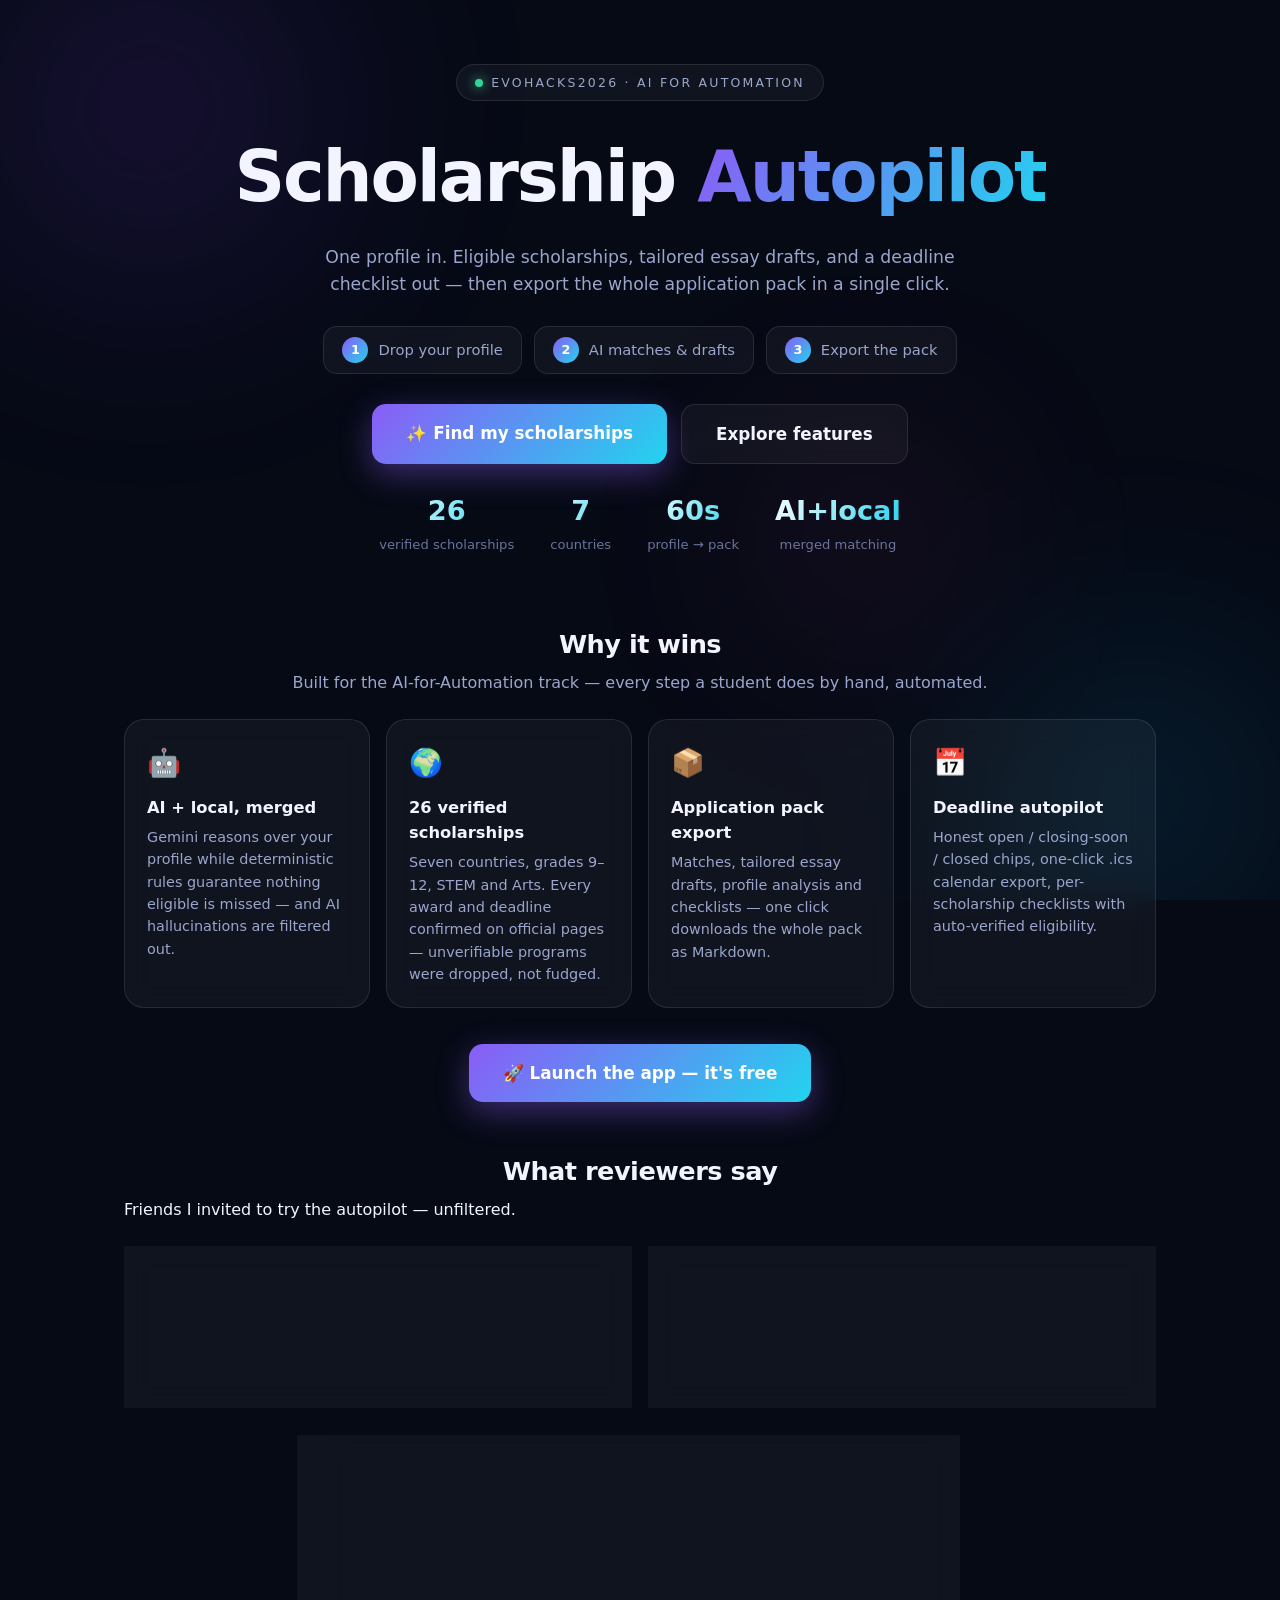
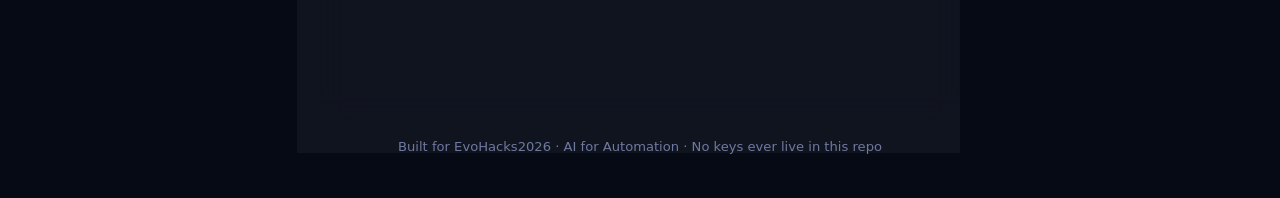
<file: index.html>
<!DOCTYPE html>
<html lang="en">
<head>
<meta charset="UTF-8" />
<meta name="viewport" content="width=device-width, initial-scale=1.0" />
<title>Scholarship Autopilot — EvoHacks2026</title>
<link rel="stylesheet" href="styles.css" />
</head>
<body>
<div class="bg"><div class="orb orb-a"></div><div class="orb orb-b"></div><div class="orb orb-c"></div></div>

<header class="hero">
  <div class="eyebrow"><span class="dot"></span>EVOHACKS2026 · AI FOR AUTOMATION</div>
  <h1>Scholarship <span class="grad">Autopilot</span></h1>
  <p class="sub">One profile in. Eligible scholarships, tailored essay drafts, and a deadline
     checklist out — then export the whole application pack in a single click.</p>
  <div class="steps">
    <div class="step"><b>1</b> Drop your profile</div>
    <div class="step"><b>2</b> AI matches &amp; drafts</div>
    <div class="step"><b>3</b> Export the pack</div>
  </div>
  <div class="cta-row">
    <a class="cta-primary" href="app.html">✨ Find my scholarships</a>
    <a class="cta-ghost" href="#features">Explore features</a>
  </div>
  <div class="stats">
    <div><b>26</b><span>verified scholarships</span></div>
    <div><b>7</b><span>countries</span></div>
    <div><b>60s</b><span>profile → pack</span></div>
    <div><b>AI+local</b><span>merged matching</span></div>
  </div>
</header>

<section class="features" id="features">
  <h2>Why it wins</h2>
  <p class="fsub">Built for the AI-for-Automation track — every step a student does by hand, automated.</p>
  <div class="feat-grid">
    <div class="feat"><div class="ico">🤖</div><h3>AI + local, merged</h3>
      <p>Gemini reasons over your profile while deterministic rules guarantee nothing eligible is missed — and AI hallucinations are filtered out.</p></div>
    <div class="feat"><div class="ico">🌍</div><h3>26 verified scholarships</h3>
      <p>Seven countries, grades 9–12, STEM and Arts. Every award and deadline confirmed on official pages — unverifiable programs were dropped, not fudged.</p></div>
    <div class="feat"><div class="ico">📦</div><h3>Application pack export</h3>
      <p>Matches, tailored essay drafts, profile analysis and checklists — one click downloads the whole pack as Markdown.</p></div>
    <div class="feat"><div class="ico">📅</div><h3>Deadline autopilot</h3>
      <p>Honest open / closing-soon / closed chips, one-click .ics calendar export, per-scholarship checklists with auto-verified eligibility.</p></div>
  </div>
  <div class="cta-row" style="margin-top:36px">
    <a class="cta-primary" href="app.html">🚀 Launch the app — it's free</a>
  </div>
</section>

<section class="reviews" id="reviews">
  <h2>What reviewers say</h2>
  <p class="fsub">Friends I invited to try the autopilot — unfiltered.</p>
  <div class="rev-grid" id="revGrid"></div>
  <div class="rev-form">
    <h3>Tried it? Add your review</h3>
    <div class="rev-row">
      <input id="revName" placeholder="Your name" maxlength="40" autocomplete="off" />
      <select id="revStars">
        <option value="5">★★★★★</option>
        <option value="4">★★★★☆</option>
        <option value="3">★★★☆☆</option>
        <option value="2">★★☆☆☆</option>
        <option value="1">★☆☆☆☆</option>
      </select>
    </div>
    <textarea id="revText" placeholder="What did you think?" maxlength="300"></textarea>
    <button class="cta-primary" onclick="addReview()" style="border:none;cursor:pointer">Post review</button>
  </div>
</section>

<script>
const SEED_REVIEWS = [
  { name: "nakul", stars: 5, date: "2026-10-12",
    text: "Found 7 scholarships I actually qualify for in under a minute. The essay drafts gave me a real head start." },
  { name: "sneha", stars: 5, date: "2026-10-12",
    text: "The deadline calendar export is genius — every scholarship date went straight into my Google Calendar." }
];
const REV_KEY = "sap_reviews_v2";
function getReviews() {
  try {
    const raw = localStorage.getItem(REV_KEY);
    if (raw) return JSON.parse(raw);
  } catch (e) {}
  localStorage.setItem(REV_KEY, JSON.stringify(SEED_REVIEWS));
  return SEED_REVIEWS.slice();
}
function esc(t){return String(t).replace(/[&<>"']/g,c=>({"&":"&amp;","<":"&lt;",">":"&gt;",'"':"&quot;","'":"&#39;"}[c]));}
function fmtDate(iso){
  const d=new Date(iso+"T00:00:00");
  return d.toLocaleDateString("en-US",{month:"short",day:"numeric",year:"numeric"});
}
function renderReviews(){
  const rs=getReviews();
  document.getElementById("revGrid").innerHTML=rs.map(r=>`
    <div class="rev-card">
      <div class="stars">${"★".repeat(r.stars)}${"☆".repeat(5-r.stars)}</div>
      <p>${esc(r.text)}</p>
      <div class="rev-meta">— ${esc(r.name)} · ${fmtDate(r.date)}</div>
    </div>`).join("");
}
function addReview(){
  const name=document.getElementById("revName").value.trim();
  const text=document.getElementById("revText").value.trim();
  const stars=parseInt(document.getElementById("revStars").value,10)||5;
  if(!name||!text){alert("Please add your name and a few words.");return;}
  const rs=getReviews();
  const dt=new Date();
  const today=dt.getFullYear()+"-"+String(dt.getMonth()+1).padStart(2,"0")+"-"+String(dt.getDate()).padStart(2,"0");
  rs.unshift({name:name.slice(0,40),stars:stars,text:text.slice(0,300),date:today});
  try{localStorage.setItem(REV_KEY,JSON.stringify(rs));}catch(e){}
  document.getElementById("revName").value="";
  document.getElementById("revText").value="";
  renderReviews();
}
renderReviews();
</script>

<footer>Built for EvoHacks2026 · AI for Automation · No keys ever live in this repo</footer>
</body>
</html>
</file>
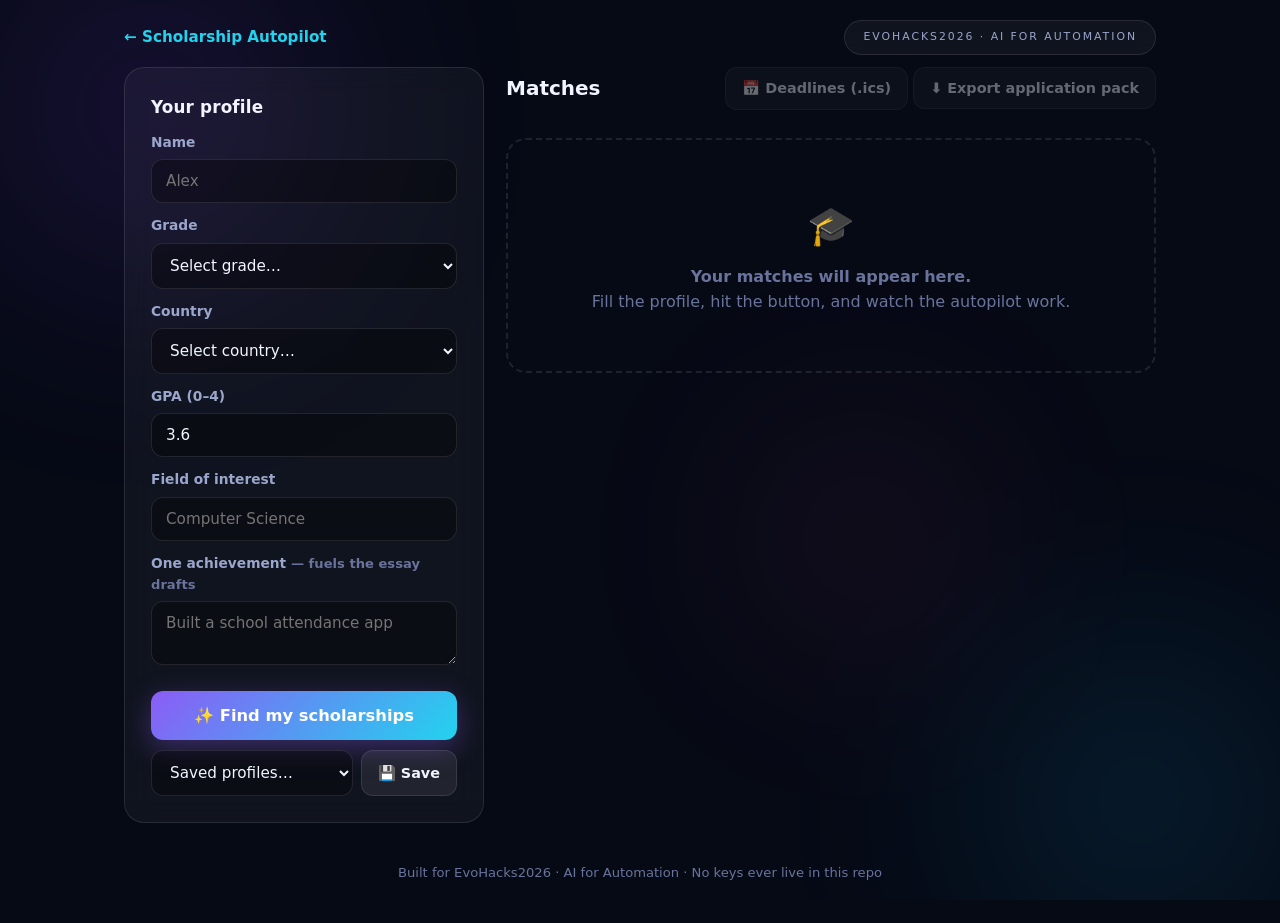
<file: app.html>
<!DOCTYPE html>
<html lang="en">
<head>
<meta charset="UTF-8" />
<meta name="viewport" content="width=device-width, initial-scale=1.0" />
<title>Scholarship Autopilot — App</title>
<link rel="stylesheet" href="styles.css" />
</head>
<body>
<div class="bg"><div class="orb orb-a"></div><div class="orb orb-b"></div><div class="orb orb-c"></div></div>

<nav class="appnav">
  <a href="index.html" class="backlink">← Scholarship Autopilot</a>
  <span class="eyebrow" style="font-size:.68rem">EVOHACKS2026 · AI FOR AUTOMATION</span>
</nav>

<main class="layout" id="app" style="padding-top:8px">
  <section class="panel">
    <h2>Your profile</h2>
    <label>Name</label><input id="name" placeholder="Alex" autocomplete="off" />
    <label id="gradeLabel">Grade</label>
    <select id="grade"><option>9</option><option>10</option><option>11</option><option selected>12</option></select>
    <label>Country</label>
    <select id="country" onchange="updateCountrySystem()">
      <option value="">Select country…</option>
      <option value="USA">United States</option>
      <option value="UK">United Kingdom</option>
      <option value="Canada">Canada</option>
      <option value="Australia">Australia</option>
      <option value="India">India</option>
      <option value="Japan">Japan</option>
      <option value="New Zealand">New Zealand</option>
    </select>
    <label id="scoreLabel">GPA (0–4)</label><input id="gpa" type="number" step="0.1" min="0" max="4" value="3.6" />
    <label>Field of interest</label><input id="field" placeholder="Computer Science" autocomplete="off" />
    <label>One achievement <span class="hint" style="display:inline">— fuels the essay drafts</span></label>
    <textarea id="achievement" placeholder="Built a school attendance app"></textarea>

    <div id="aiSettings">
    <h2>AI settings</h2>
    <p class="hint">Live AI is built into the deployed demo — no key needed. The field below is only for running from a local file.</p>
    <label>Gemini API key</label>
    <div class="keyrow">
      <input id="apikey" type="password" placeholder="Paste key for live AI" autocomplete="off" />
      <button class="ghost" onclick="saveKey()">Save</button>
    </div>
    </div>

    <button class="primary" onclick="run()">✨ Find my scholarships</button>
    <div class="profrow">
      <select id="profileSel" onchange="loadProfile(this.value)"><option value="">Saved profiles…</option></select>
      <button class="ghost" onclick="saveProfile()">💾 Save</button>
    </div>
  </section>

  <section>
    <div class="results-head">
      <h2>Matches<span id="badge"></span></h2>
      <div>
        <button class="ghost" id="icsBtn" onclick="exportICS()" disabled>📅 Deadlines (.ics)</button>
        <button class="ghost" id="exportBtn" onclick="exportPack()" disabled>⬇ Export application pack</button>
      </div>
    </div>
    <div class="filters" id="filters"></div>
    <div id="status"></div>
    <div id="results" class="cards"></div>
    <div id="empty" class="empty">
      <div class="big">🎓</div>
      <p><b>Your matches will appear here.</b></p>
      <p>Fill the profile, hit the button, and watch the autopilot work.</p>
    </div>
  </section>
</main>

<footer>Built for EvoHacks2026 · AI for Automation · No keys ever live in this repo</footer>

<script src="scholarships.js"></script>
<script src="app.js"></script>
</body>
</html>
</file>
<file: styles.css>
*{box-sizing:border-box;margin:0;padding:0}
:root{
  --bg:#060a15; --panel:rgba(255,255,255,.045); --panel2:rgba(255,255,255,.07);
  --border:rgba(255,255,255,.1); --text:#f2f5ff; --muted:#9aa6cc; --faint:#69739c;
  --violet:#8b5cf6; --cyan:#22d3ee; --green:#34d399; --amber:#fbbf24; --pink:#f472b6;
  --r:20px; --font:"Inter",system-ui,-apple-system,"Segoe UI",Roboto,sans-serif;
}
body{background:var(--bg);color:var(--text);font-family:var(--font);min-height:100vh;overflow-x:hidden;line-height:1.55}
.bg{position:fixed;inset:0;z-index:-1;overflow:hidden}
.orb{position:absolute;border-radius:50%;filter:blur(100px);opacity:.5;animation:drift 18s ease-in-out infinite alternate}
.orb-a{width:540px;height:540px;background:radial-gradient(circle,rgba(124,58,237,.4),transparent 70%);top:-160px;left:-120px}
.orb-b{width:480px;height:480px;background:radial-gradient(circle,rgba(14,165,233,.35),transparent 70%);bottom:-140px;right:-100px;animation-delay:-6s}
.orb-c{width:320px;height:320px;background:radial-gradient(circle,rgba(236,72,153,.28),transparent 70%);top:42%;left:55%;animation-delay:-12s}
@keyframes drift{from{transform:translate(0,0) scale(1)}to{transform:translate(70px,50px) scale(1.15)}}

/* ---------- hero ---------- */
.hero{max-width:1080px;margin:0 auto;padding:64px 24px 28px;text-align:center}
.eyebrow{display:inline-flex;align-items:center;gap:8px;font-size:.78rem;letter-spacing:.18em;color:var(--muted);
  border:1px solid var(--border);border-radius:999px;padding:8px 18px;background:var(--panel);backdrop-filter:blur(8px)}
.eyebrow .dot{width:8px;height:8px;border-radius:50%;background:var(--green);box-shadow:0 0 12px var(--green);animation:pulse 2s infinite}
@keyframes pulse{50%{opacity:.4}}
.hero h1{font-size:clamp(2.6rem,6vw,4.4rem);font-weight:800;letter-spacing:-.03em;margin:22px 0 12px}
.grad{background:linear-gradient(120deg,var(--violet),var(--cyan));-webkit-background-clip:text;background-clip:text;color:transparent}
.sub{color:var(--muted);font-size:1.08rem;max-width:640px;margin:0 auto}
.steps{display:flex;gap:12px;justify-content:center;margin-top:28px;flex-wrap:wrap}
.step{display:flex;align-items:center;gap:10px;background:var(--panel);border:1px solid var(--border);border-radius:14px;
  padding:10px 18px;font-size:.92rem;color:var(--muted);backdrop-filter:blur(8px)}
.step b{display:grid;place-items:center;width:26px;height:26px;border-radius:50%;font-size:.8rem;color:#fff;
  background:linear-gradient(135deg,var(--violet),var(--cyan))}
.stats{display:flex;gap:36px;justify-content:center;margin-top:26px;flex-wrap:wrap}
.stats div{text-align:center}
.stats b{display:block;font-size:1.7rem;background:linear-gradient(120deg,#fff,var(--cyan));-webkit-background-clip:text;background-clip:text;color:transparent}
.stats span{font-size:.82rem;color:var(--faint)}

/* ---------- landing ---------- */
html{scroll-behavior:smooth}
.cta-row{display:flex;gap:14px;justify-content:center;margin-top:30px;flex-wrap:wrap}
.cta-primary{display:inline-block;padding:16px 34px;font-size:1.05rem;font-weight:800;color:#fff;text-decoration:none;
  border-radius:14px;background:linear-gradient(135deg,var(--violet),var(--cyan));
  box-shadow:0 10px 32px rgba(139,92,246,.4);transition:transform .18s,box-shadow .18s}
.cta-primary:hover{transform:translateY(-2px);box-shadow:0 14px 40px rgba(139,92,246,.55)}
.cta-ghost{display:inline-block;padding:16px 34px;font-size:1.05rem;font-weight:700;color:var(--text);text-decoration:none;
  border-radius:14px;background:var(--panel);border:1px solid var(--border);backdrop-filter:blur(8px);transition:background .18s}
.cta-ghost:hover{background:var(--panel2)}
.features{max-width:1080px;margin:0 auto;padding:40px 24px 10px}
.features>h2{text-align:center;font-size:1.6rem;letter-spacing:-.02em;margin:0 0 6px}
.features>.fsub{text-align:center;color:var(--muted);margin:0 0 24px}
.feat-grid{display:grid;grid-template-columns:repeat(auto-fit,minmax(230px,1fr));gap:16px}
.feat{background:var(--panel);border:1px solid var(--border);border-radius:var(--r);padding:22px;backdrop-filter:blur(14px);
  transition:transform .2s,box-shadow .2s}
.feat:hover{transform:translateY(-3px);box-shadow:0 14px 34px rgba(0,0,0,.35)}
.feat .ico{font-size:1.7rem}
.feat h3{margin:10px 0 6px;font-size:1.02rem}
.feat p{margin:0;color:var(--muted);font-size:.9rem;line-height:1.55}

/* ---------- reviews ---------- */
.reviews{max-width:1080px;margin:0 auto;padding:40px 24px 10px}
.reviews>h2{text-align:center;font-size:1.6rem;letter-spacing:-.02em;margin:0 0 6px}
.rev-grid{display:grid;grid-template-columns:repeat(auto-fit,minmax(280px,1fr));gap:16px;margin:24px 0 28px}
.rev-card{background:var(--panel);border:1px solid var(--border);border-radius:var(--r);padding:22px;backdrop-filter:blur(14px)}
.rev-card .stars{color:#fbbf24;font-size:1.05rem;letter-spacing:3px}
.rev-card p{margin:10px 0;color:var(--text);font-size:.95rem;line-height:1.6}
.rev-meta{color:var(--faint);font-size:.82rem}
.rev-form{background:var(--panel);border:1px solid var(--border);border-radius:var(--r);padding:24px;max-width:640px;margin:0 auto 8px;backdrop-filter:blur(14px)}
.rev-form h3{margin:0 0 12px;font-size:1.05rem}
.rev-row{display:flex;gap:12px;margin-bottom:12px}
.rev-row input{flex:1}
.rev-row select{width:150px;flex:none}
.rev-form textarea{margin-bottom:14px}

/* ---------- layout ---------- */
.appnav{max-width:1080px;margin:0 auto;padding:20px 24px 4px;display:flex;align-items:center;justify-content:space-between}
.backlink{color:var(--cyan);text-decoration:none;font-weight:700;font-size:.95rem}
.backlink:hover{text-decoration:underline}
.layout{max-width:1080px;margin:0 auto;padding:12px 24px 40px;display:grid;grid-template-columns:360px 1fr;gap:22px;align-items:start}
.panel{background:var(--panel);border:1px solid var(--border);border-radius:var(--r);padding:26px;backdrop-filter:blur(14px);
  position:sticky;top:20px;max-height:calc(100vh - 40px);overflow-y:auto;scrollbar-width:thin;scrollbar-color:rgba(255,255,255,.18) transparent}
.panel h2{font-size:1.05rem;margin:0 0 4px;letter-spacing:.01em}
.panel h2:not(:first-child){margin-top:22px}
.hint{font-size:.82rem;color:var(--faint);margin-bottom:6px}
label{display:block;margin:12px 0 6px;font-size:.86rem;font-weight:600;color:var(--muted)}
input,select,textarea{width:100%;padding:12px 14px;border-radius:12px;border:1px solid var(--border);background:rgba(0,0,0,.35);
  color:var(--text);font-size:.95rem;font-family:var(--font);transition:border-color .2s,box-shadow .2s}
input:focus,select:focus,textarea:focus{outline:none;border-color:var(--violet);box-shadow:0 0 0 3px rgba(139,92,246,.25)}
textarea{resize:vertical;min-height:64px}
.keyrow{display:flex;gap:8px}
.keyrow input{flex:1}
button{font-family:var(--font);border-radius:12px;cursor:pointer;transition:transform .18s,box-shadow .18s,background .18s}
.primary{width:100%;margin-top:18px;padding:15px;font-size:1.02rem;font-weight:700;color:#fff;border:none;
  background:linear-gradient(135deg,var(--violet),var(--cyan));box-shadow:0 8px 28px rgba(139,92,246,.35)}
.primary:hover{transform:translateY(-2px);box-shadow:0 12px 34px rgba(139,92,246,.5)}
.primary:active{transform:translateY(0)}
.ghost{background:var(--panel2);border:1px solid var(--border);color:var(--text);padding:12px 16px;font-size:.9rem;font-weight:600;white-space:nowrap}
.ghost:hover:not(:disabled){background:rgba(255,255,255,.12);transform:translateY(-1px)}
.ghost:disabled{opacity:.4;cursor:not-allowed}

/* ---------- results ---------- */
.results-head{display:flex;align-items:center;justify-content:space-between;margin-bottom:14px;flex-wrap:wrap;gap:10px}
.results-head h2{font-size:1.25rem}
.badge{display:inline-block;font-size:.75rem;font-weight:700;padding:4px 12px;border-radius:999px;margin-left:8px;vertical-align:middle}
.badge.live{background:rgba(52,211,153,.15);color:var(--green);border:1px solid rgba(52,211,153,.4)}
.badge.local{background:rgba(251,191,36,.12);color:var(--amber);border:1px solid rgba(251,191,36,.35)}
.stage{display:flex;align-items:center;gap:12px;background:var(--panel);border:1px solid var(--border);border-radius:14px;
  padding:14px 18px;margin-bottom:12px;color:var(--muted);font-size:.95rem;backdrop-filter:blur(8px)}
.spinner{width:18px;height:18px;flex:none;border-radius:50%;border:3px solid rgba(255,255,255,.15);border-top-color:var(--cyan);animation:spin .8s linear infinite}
@keyframes spin{to{transform:rotate(360deg)}}
.cards{display:flex;flex-direction:column;gap:16px}
.card{background:var(--panel);border:1px solid var(--border);border-radius:var(--r);padding:22px;backdrop-filter:blur(14px);
  opacity:0;transform:translateY(26px);animation:rise .65s cubic-bezier(.2,.7,.25,1) forwards;animation-delay:calc(var(--i,0)*130ms)}
@keyframes rise{to{opacity:1;transform:none}}
.card-top{display:flex;justify-content:space-between;align-items:flex-start;gap:12px}
.card-top h3{font-size:1.12rem;letter-spacing:-.01em}
.award{flex:none;font-weight:800;font-size:1.05rem;padding:6px 14px;border-radius:999px;color:#06281c;
  background:linear-gradient(135deg,var(--green),var(--cyan))}
.meta{display:flex;gap:8px;margin:12px 0;flex-wrap:wrap}
.chip{font-size:.8rem;color:var(--muted);border:1px solid var(--border);border-radius:999px;padding:5px 12px;background:rgba(0,0,0,.25)}
a.chip{color:var(--cyan);text-decoration:none;transition:.2s}
a.chip:hover{background:rgba(34,211,238,.12);transform:translateY(-1px)}
.chip.open{color:var(--green);border-color:rgba(52,211,153,.45)}
.chip.soon{color:var(--amber);border-color:rgba(251,191,36,.45)}
.chip.closed{color:var(--faint)}
.note{font-size:.82rem;color:var(--faint);margin-top:12px;border-top:1px solid var(--border);padding-top:10px}
.why{color:var(--green);font-size:.92rem;margin:10px 0}
.essay{background:rgba(0,0,0,.28);border:1px solid var(--border);border-radius:12px;padding:14px 16px;margin:12px 0;font-size:.93rem;color:#dbe3ff}
.essay b{display:block;font-size:.78rem;letter-spacing:.1em;color:var(--faint);margin-bottom:6px}
.checks b.head{display:block;font-size:.78rem;letter-spacing:.1em;color:var(--faint);margin:12px 0 4px}
.check{display:flex;gap:10px;align-items:center;padding:9px 10px;border-radius:10px;cursor:pointer;font-size:.92rem;transition:background .2s}
.check:hover{background:rgba(255,255,255,.05)}
.check input{appearance:none;width:20px;height:20px;flex:none;border:2px solid var(--faint);border-radius:7px;cursor:pointer;
  position:relative;transition:.2s;margin:0;padding:0}
.check input:checked{background:linear-gradient(135deg,var(--green),var(--cyan));border-color:transparent}
.check input:checked::after{content:"✓";position:absolute;inset:0;display:grid;place-items:center;color:#06281c;font-size:13px;font-weight:800}
.check.done span{color:var(--faint);text-decoration:line-through}
.check .auto{font-style:normal;font-size:.68rem;font-weight:800;letter-spacing:.08em;color:#06281c;
  background:linear-gradient(135deg,var(--green),var(--cyan));border-radius:6px;padding:2px 7px;margin-left:6px;
  text-decoration:none;display:inline-block}
.check.done .auto{text-decoration:none}
.autotag{font-size:.62rem;font-weight:800;letter-spacing:.12em;color:var(--cyan);
  border:1px solid rgba(94,234,212,.4);border-radius:6px;padding:2px 7px;margin-left:8px;vertical-align:2px}
.mini{font-size:.72rem;font-weight:700;color:var(--cyan);background:rgba(94,234,212,.1);
  border:1px solid rgba(94,234,212,.35);border-radius:8px;padding:4px 10px;cursor:pointer;
  margin-left:auto;flex:none;transition:background .2s}
.mini:hover{background:rgba(94,234,212,.22)}
.warn{border:1px solid rgba(251,191,36,.45);background:rgba(251,191,36,.08);color:#fde68a;
  border-radius:14px;padding:14px 16px;font-size:.9rem;margin-bottom:14px;line-height:1.5}
.warn b{color:#fbbf24}
.err{border:1px solid rgba(248,113,113,.5);background:rgba(248,113,113,.1);color:#fecaca;
  border-radius:14px;padding:14px 16px;font-size:.92rem;margin-bottom:14px;line-height:1.5}
.err b{color:#f87171}
.field-error{border-color:#f87171 !important;box-shadow:0 0 0 3px rgba(248,113,113,.25) !important}
.analysis{border:1px solid rgba(139,92,246,.4);background:rgba(139,92,246,.07);
  border-radius:14px;padding:14px 16px;margin-bottom:14px}
.analysis b.head{display:block;font-size:.78rem;letter-spacing:.1em;color:var(--faint);margin-bottom:8px}
.analysis ul{margin:0;padding-left:20px;display:grid;gap:6px}
.analysis li{font-size:.9rem;line-height:1.5;color:var(--text)}
.profrow{display:flex;gap:8px;margin-top:10px}
.profrow select{flex:1}
.filters{display:flex;gap:8px;margin-bottom:14px;flex-wrap:wrap}
.fchip{font-size:.82rem;font-weight:600;padding:7px 14px;border-radius:999px;border:1px solid var(--border);
  background:var(--panel);color:var(--muted);cursor:pointer;transition:.2s}
.fchip:hover{transform:translateY(-1px);color:var(--text)}
.fchip.active{background:linear-gradient(135deg,var(--violet),var(--cyan));color:#fff;border-color:transparent}
.trow{display:flex;gap:8px;margin-top:12px;flex-wrap:wrap;align-items:center}
.tbtn{font-size:.78rem;font-weight:700;padding:6px 12px;border-radius:999px;border:1px solid var(--border);
  background:rgba(0,0,0,.25);color:var(--muted);cursor:pointer;transition:.2s}
.tbtn:hover{transform:translateY(-1px);color:var(--text)}
.tbtn.active-want{background:rgba(251,191,36,.16);color:var(--amber);border-color:rgba(251,191,36,.5)}
.tbtn.active-applied{background:rgba(34,211,238,.13);color:var(--cyan);border-color:rgba(34,211,238,.5)}
.tbtn.active-won{background:rgba(52,211,153,.13);color:var(--green);border-color:rgba(52,211,153,.5)}
.empty{border:2px dashed var(--border);border-radius:var(--r);padding:56px 24px;text-align:center;color:var(--faint)}
.empty .big{font-size:2.4rem;margin-bottom:10px}
footer{text-align:center;color:var(--faint);font-size:.82rem;padding:0 24px 40px}
@media(max-width:920px){.layout{grid-template-columns:1fr}.panel{position:static;max-height:none;overflow:visible}}
</file>
